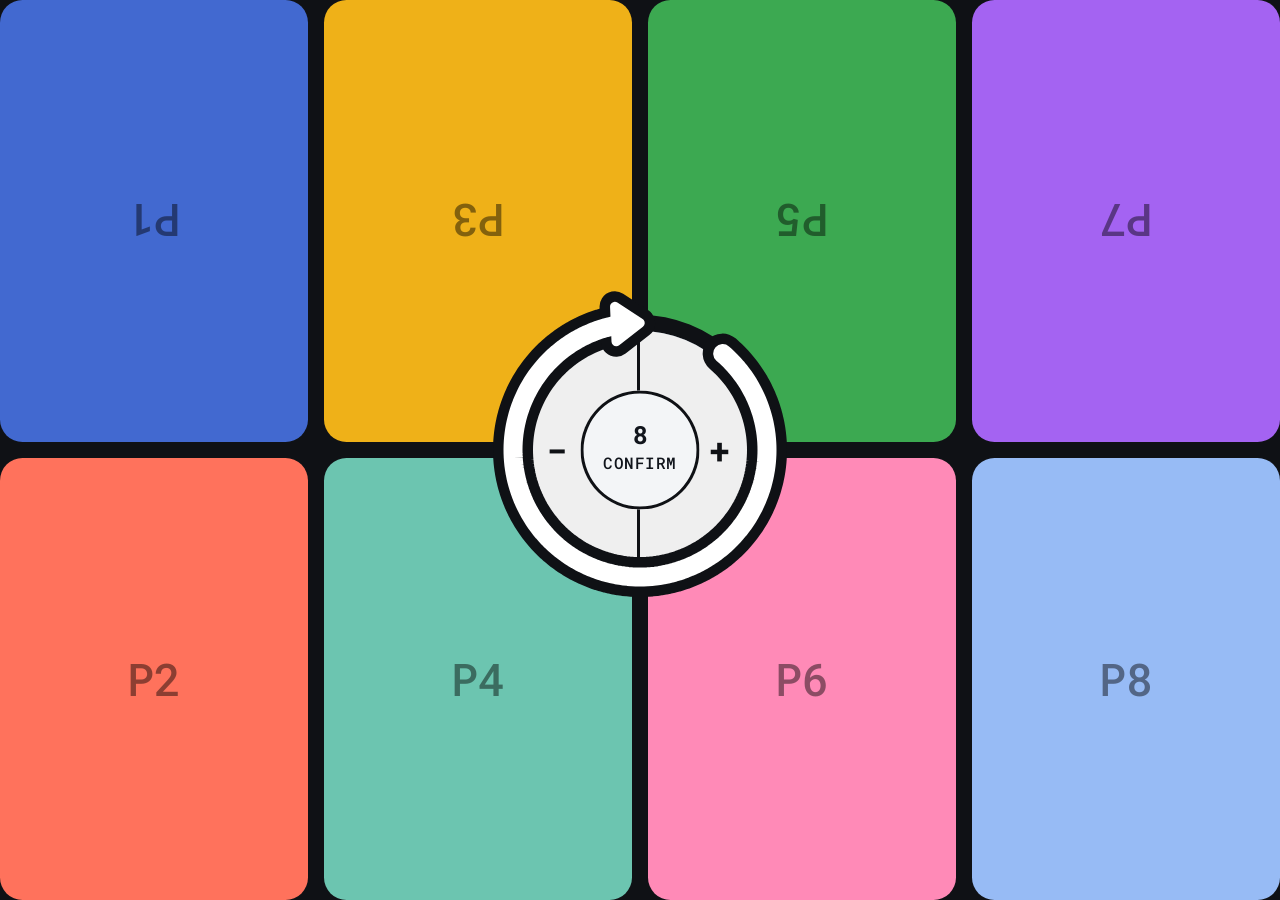
<file: index.html>
<!DOCTYPE html>
<html lang="en">

<head>
    <meta charset="UTF-8">
    <meta name="viewport" content="width=device-width, initial-scale=1.0">
    <title>Drafty - MTG Draft Companion</title>
    <link rel="stylesheet" href="style.css" />
    <script src="script.js" type="module"></script>
    <script src="lib/track-animate.js" defer></script>
    <!-- Installable Webapp! -->
    <meta name="mobile-web-app-capable" content="yes">
    <meta name="apple-mobile-web-app-capable" content="yes">
    <meta name="apple-mobile-web-app-status-bar-style" content="black-fullscreen">
    <link rel="manifest" href="site.webmanifest" />
    <!-- FavIcon -->
    <link rel="icon" type="image/png" href="assets/icon/favicon-96x96.png" sizes="96x96" />
    <link rel="icon" type="image/svg+xml" href="assets/icon/favicon.svg" />
    <link rel="shortcut icon" href="assets/icon/favicon.ico" />
    <link rel="apple-touch-icon" sizes="180x180" href="assets/icon/apple-touch-icon.png" />
    <meta name="apple-mobile-web-app-title" content="Drafty" />
    <!-- Google Fonts -->
    <link href="https://fonts.googleapis.com/css2?family=Roboto+Mono:wght@400;500&display=swap" rel="stylesheet">
</head>

<body>
    <main>
        <div class="container">
            <div id="controls-wrapper" class="controls">
                <div id="controls" class="controls__panel">
                    <div id="setup-buttons" class="controls__setup">
                        <button id="remove-player" class="controls__button controls__side controls__side--left" aria-label="Remove player"><span class="controls__side-label">&minus;</span></button>
                        <button id="add-player" class="controls__button controls__side controls__side--right" aria-label="Add player"><span class="controls__side-label">+</span></button>
                    </div>

                    <button id="center-control" class="controls__button controls__center" type="button" aria-live="polite" aria-label="Confirm players">
                        <span id="center-control-content" class="controls__center-content">
                            <span id="center-control-primary" class="controls__center-primary">8</span>
                            <span id="center-control-secondary" class="controls__center-secondary">Confirm</span>
                        </span>
                    </button>
                </div>
            </div>
        </div>
    </main>
</body>

</html>
</file>
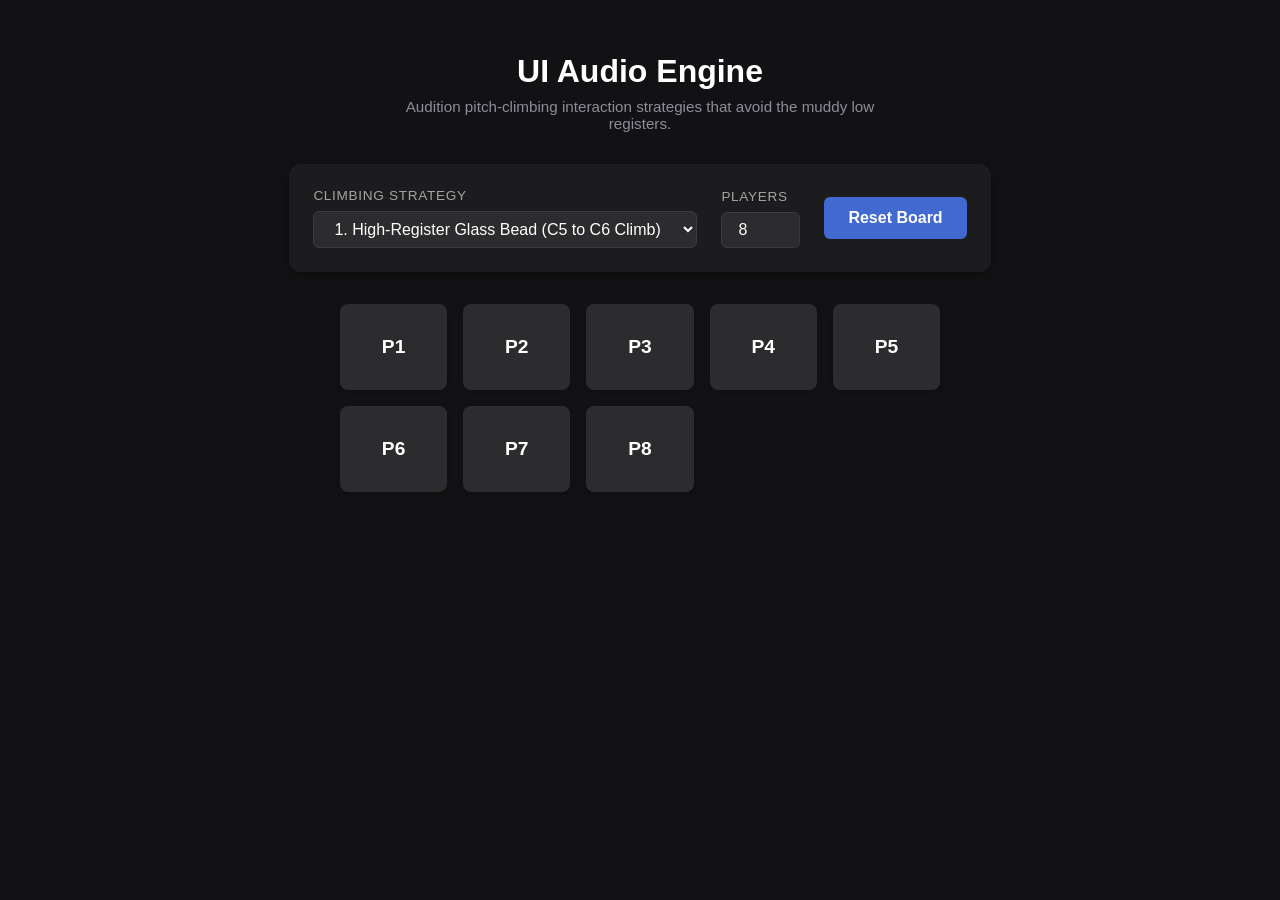
<file: test.html>
<!DOCTYPE html>
<html lang="en">

<head>
    <meta charset="UTF-8">
    <meta name="viewport" content="width=device-width, initial-scale=1.0">
    <title>Climbing UI Audio Studio</title>
    <style>
        body {
            font-family: -apple-system, BlinkMacSystemFont, "Segoe UI", Roboto, sans-serif;
            background-color: #121214;
            color: #e1e1e6;
            display: flex;
            flex-direction: column;
            align-items: center;
            padding: 2rem;
            margin: 0;
        }

        h1 {
            margin-bottom: 0.5rem;
            color: #ffffff;
        }

        .subtitle {
            color: #8d8d99;
            margin-bottom: 2rem;
            text-align: center;
            max-width: 500px;
            font-size: 0.95rem;
        }

        .controls-panel {
            background-color: #1c1c1e;
            padding: 1.5rem;
            border-radius: 12px;
            box-shadow: 0 4px 12px rgba(0, 0, 0, 0.3);
            margin-bottom: 2rem;
            display: flex;
            flex-wrap: wrap;
            gap: 1.5rem;
            align-items: center;
            justify-content: center;
        }

        .control-group {
            display: flex;
            flex-direction: column;
            gap: 0.5rem;
        }

        label {
            font-size: 0.85rem;
            text-transform: uppercase;
            letter-spacing: 0.05em;
            color: #a4a4a4;
        }

        select,
        input {
            background-color: #2c2c2e;
            color: #ffffff;
            border: 1px solid #3a3a3c;
            padding: 0.5rem 1rem;
            border-radius: 6px;
            font-size: 1rem;
            outline: none;
        }

        select:focus,
        input:focus {
            border-color: #4269D0;
        }

        .grid-container {
            display: grid;
            grid-template-columns: repeat(auto-fit, minmax(100px, 1fr));
            gap: 1rem;
            width: 100%;
            max-width: 600px;
            margin-bottom: 1.5rem;
        }

        .player-tile {
            background-color: #2c2c2e;
            color: #ffffff;
            border: none;
            padding: 2rem 1rem;
            font-size: 1.2rem;
            font-weight: bold;
            border-radius: 8px;
            cursor: pointer;
            transition: all 0.1s ease;
            user-select: none;
            box-shadow: 0 2px 6px rgba(0, 0, 0, 0.2);
        }

        .player-tile:active {
            transform: scale(0.95);
        }

        .player-tile.is-active {
            background-color: var(--player-color, #4269D0);
            box-shadow: 0 0 12px var(--player-color, #4269D0);
        }

        .reset-btn {
            background-color: #4269D0;
            color: white;
            border: none;
            padding: 0.75rem 1.5rem;
            font-size: 1rem;
            font-weight: bold;
            border-radius: 6px;
            cursor: pointer;
            transition: background-color 0.2s;
        }

        .reset-btn:hover {
            background-color: #3353a8;
        }
    </style>
</head>

<body>

    <h1>UI Audio Engine</h1>
    <div class="subtitle">Audition pitch-climbing interaction strategies that avoid the muddy low registers.</div>

    <div class="controls-panel">
        <div class="control-group">
            <label for="strategy-select">Climbing Strategy</label>
            <select id="strategy-select">
                <option value="highglass">1. High-Register Glass Bead (C5 to C6 Climb)</option>
                <option value="climbingwood">2. Pentatonic Wood Block (Mid-range Warmth)</option>
                <option value="harmonic">3. Pristine Harmonic Shimmer (Light & Fast)</option>
            </select>
        </div>

        <div class="control-group">
            <label for="player-count">Players</label>
            <input type="number" id="player-count" min="2" max="10" value="8">
        </div>

        <button class="reset-btn" id="reset-btn">Reset Board</button>
    </div>

    <div class="grid-container" id="grid-container"></div>

    <script>
        let audioCtx = null;
        const QUAD_FREQS = [523, 659, 784, 1047];

        function getAudioContext() {
            const AudioContextClass = window.AudioContext || window.webkitAudioContext;
            if (!audioCtx) audioCtx = new AudioContextClass();
            if (audioCtx.state === 'suspended') void audioCtx.resume();
            return audioCtx;
        }

        // --- REPLICA: YOUR FINISH QUAD ---
        function playRoundSinePad() {
            const ctx = getAudioContext();
            const now = ctx.currentTime;

            QUAD_FREQS.forEach((freq, i) => {
                const startTime = now + (i * 0.1);
                const osc = ctx.createOscillator();
                const gainNode = ctx.createGain();

                osc.type = 'sine';
                osc.frequency.setValueAtTime(freq, startTime);
                gainNode.gain.setValueAtTime(0, startTime);
                gainNode.gain.linearRampToValueAtTime(0.36, startTime + 0.01);
                gainNode.gain.exponentialRampToValueAtTime(0.0001, startTime + 0.45);

                osc.connect(gainNode);
                gainNode.connect(ctx.destination);
                osc.start(startTime);
                osc.stop(startTime + 0.5);
            });
        }

        // Helper function to safely round MIDI pitches to the clean white keys of C-Major
        function quantizeToCMajor(midiNote) {
            const noteInOctave = midiNote % 12;
            // Shifting sharps/flats up by 1 semitone locks them into C Major
            if ([1, 3, 6, 8, 10].includes(noteInOctave)) {
                return midiNote + 1;
            }
            return midiNote;
        }

        // --- STRATEGY 1: HIGH-REGISTER GLASS BEAD ---
        function playHighGlassClimb(index, total) {
            const ctx = getAudioContext();
            const now = ctx.currentTime;

            // Climbs from C5 (523Hz) up to C6 (1047Hz)
            const floorMidi = 72;
            const ceilingMidi = 84;

            const steps = Math.max(1, total - 1);
            const exactMidi = floorMidi + ((ceilingMidi - floorMidi) * (index / steps));
            const targetMidi = quantizeToCMajor(Math.round(exactMidi));
            const fundamental = 440 * Math.pow(2, (targetMidi - 69) / 12);

            const components = [
                { freq: fundamental, vol: 0.14, decay: 0.08 },
                { freq: fundamental * 2.00, vol: 0.08, decay: 0.04 },
                { freq: fundamental * 3.00, vol: 0.04, decay: 0.02 }
            ];

            components.forEach(comp => {
                const osc = ctx.createOscillator(); const gain = ctx.createGain();
                osc.type = 'sine'; osc.frequency.setValueAtTime(comp.freq, now);
                gain.gain.setValueAtTime(0, now);
                gain.gain.linearRampToValueAtTime(comp.vol, now + 0.001);
                gain.gain.exponentialRampToValueAtTime(0.0001, now + comp.decay);
                osc.connect(gain); gain.connect(ctx.destination);
                osc.start(now); osc.stop(now + comp.decay + 0.02);
            });
        }

        // --- STRATEGY 2: PENTATONIC WOOD BLOCK ---
        function playClimbingWoodBlock(index, total) {
            const ctx = getAudioContext();
            const now = ctx.currentTime;

            // Climbs in a very warm, soulful mid-register register: E4 (329Hz) to E5 (659Hz)
            const floorMidi = 64;
            const ceilingMidi = 76;

            const steps = Math.max(1, total - 1);
            const exactMidi = floorMidi + ((ceilingMidi - floorMidi) * (index / steps));
            const targetMidi = quantizeToCMajor(Math.round(exactMidi));
            const fundamental = 440 * Math.pow(2, (targetMidi - 69) / 12);

            const filter = ctx.createBiquadFilter();
            filter.type = 'lowpass';
            filter.frequency.setValueAtTime(1400, now);
            filter.frequency.exponentialRampToValueAtTime(250, now + 0.06);
            filter.connect(ctx.destination);

            const components = [
                { freq: fundamental, type: 'triangle', vol: 0.18, decay: 0.14 },
                { freq: fundamental * 1.5, type: 'sine', vol: 0.06, decay: 0.07 }
            ];

            components.forEach(comp => {
                const osc = ctx.createOscillator(); const gain = ctx.createGain();
                osc.type = comp.type;
                osc.frequency.setValueAtTime(comp.freq, now);
                osc.frequency.exponentialRampToValueAtTime(comp.freq * 0.97, now + 0.02); // Organic micro deflection

                gain.gain.setValueAtTime(0, now);
                gain.gain.linearRampToValueAtTime(comp.vol, now + 0.003);
                gain.gain.exponentialRampToValueAtTime(0.0001, now + comp.decay);

                osc.connect(gain); gain.connect(filter);
                osc.start(now); osc.stop(now + comp.decay + 0.02);
            });
        }

        // --- STRATEGY 3: PRISTINE HARMONIC SHIMMER ---
        function playHarmonicShimmer(index, total) {
            const ctx = getAudioContext();
            const now = ctx.currentTime;

            // Uses clean, elevated frequencies (G5 to G6) that function as an intense musical suspension
            // designed to click cleanly over the background audio and snap shut into the quad.
            const floorMidi = 79;
            const ceilingMidi = 91;

            const steps = Math.max(1, total - 1);
            const exactMidi = floorMidi + ((ceilingMidi - floorMidi) * (index / steps));
            const targetMidi = quantizeToCMajor(Math.round(exactMidi));
            const fundamental = 440 * Math.pow(2, (targetMidi - 69) / 12);

            const osc = ctx.createOscillator(); const gain = ctx.createGain();
            osc.type = 'sine';
            osc.frequency.setValueAtTime(fundamental, now);

            // Shimmer uses an ultra-snappy envelope that feels perfectly tactile under the finger
            gain.gain.setValueAtTime(0, now);
            gain.gain.linearRampToValueAtTime(0.12, now + 0.001);
            gain.gain.exponentialRampToValueAtTime(0.0001, now + 0.07);

            osc.connect(gain); gain.connect(ctx.destination);
            osc.start(now); osc.stop(now + 0.09);
        }

        // ---------------------------------------------------------------------------
        // UI Handling
        // ---------------------------------------------------------------------------
        const COLORS = ['#4269D0', '#FF725C', '#EFB118', '#6CC5B0', '#3CA951', '#FF8AB7', '#A463F2', '#97BBF5'];
        let readySet = new Set();

        const grid = document.getElementById('grid-container');
        const countInput = document.getElementById('player-count');
        const stratSelect = document.getElementById('strategy-select');
        const resetBtn = document.getElementById('reset-btn');

        function build() {
            grid.innerHTML = '';
            readySet.clear();
            const total = parseInt(countInput.value, 10) || 8;

            for (let i = 0; i < total; i++) {
                const btn = document.createElement('button');
                btn.className = 'player-tile';
                btn.textContent = `P${i + 1}`;
                btn.style.setProperty('--player-color', COLORS[i % COLORS.length]);
                btn.dataset.index = i;

                btn.addEventListener('pointerdown', (e) => {
                    e.preventDefault();
                    const index = parseInt(btn.dataset.index, 10);

                    if (!readySet.has(index)) {
                        readySet.add(index);
                        btn.classList.add('is-active');
                        btn.textContent = 'READY';

                        const strat = stratSelect.value;
                        const currentProgressIndex = readySet.size - 1;

                        if (strat === 'highglass') playHighGlassClimb(currentProgressIndex, total);
                        if (strat === 'climbingwood') playClimbingWoodBlock(currentProgressIndex, total);
                        if (strat === 'harmonic') playHarmonicShimmer(currentProgressIndex, total);

                        if (readySet.size >= total) {
                            setTimeout(() => {
                                playRoundSinePad();
                            }, 250);
                        }
                    } else {
                        readySet.delete(index);
                        btn.classList.remove('is-active');
                        btn.textContent = `P${index + 1}`;
                    }
                });
                grid.appendChild(btn);
            }
        }

        countInput.addEventListener('change', build);
        resetBtn.addEventListener('click', build);
        build();
    </script>
</body>

</html>
</file>
<file: style.css>
/* 
Josh W Comeau CSS Reset 
*/

/* 1. Use a more-intuitive box-sizing model */
*,
*::before,
*::after {
  box-sizing: border-box;
}

/* 2. Remove default margin */
*:not(dialog) {
  margin: 0;
}

/* 3. Enable keyword animations */
@media (prefers-reduced-motion: no-preference) {
  html {
    interpolate-size: allow-keywords;
  }
}

body {
  /* 4. Increase line-height */
  line-height: 1.5;
  /* 5. Improve text rendering */
  -webkit-font-smoothing: antialiased;
}

/* 6. Improve media defaults */
img,
picture,
video,
canvas,
svg {
  display: block;
  max-width: 100%;
}

/* 7. Inherit fonts for form controls */
input,
button,
textarea,
select {
  font: inherit;
}

/* 8. Avoid text overflows */
p,
h1,
h2,
h3,
h4,
h5,
h6 {
  overflow-wrap: break-word;
}

/* 9. Improve line wrapping */
p {
  text-wrap: pretty;
}

h1,
h2,
h3,
h4,
h5,
h6 {
  text-wrap: balance;
}

/*
  10. Create a root stacking context
*/
#root,
#__next {
  isolation: isolate;
}

/*
My styles
*/

:root {
  --color-bg: #0f1115;
  --color-controls-bg: #45515f;
  --color-text-strong: #f3f5f7;
  --color-center-control-bg: #f3f5f7;
  --color-center-control-text: #11151c;
  --grid-gap: clamp(0.5rem, 2vmin, 1rem);
  --player-radius: clamp(0.75rem, 2.5vmin, 1.5rem);
  --player-font-size: clamp(1rem, 5vmin, 4rem);
  --controls-size: clamp(168px, 30vmin, 320px);
  --border-stroke-width: clamp(8px, calc(var(--controls-size) * 0.07), 21px);
  --border-gap: clamp(72px, 10vmin, 160px);
  --border-arrow-size: clamp(14px, calc(var(--controls-size) * 0.13), 39px);
  --button-hover-brightness: 1.1;
  --button-active-brightness: 0.9;
}

button {
  appearance: none;
  -webkit-appearance: none;
  border-radius: 0;
  color: inherit;
  -webkit-tap-highlight-color: transparent;
}

.container {
  font-family: 'Roboto Mono', 'Courier New', Courier, monospace;
  position: relative;
  display: grid;
  gap: var(--grid-gap);
  width: 100%;
  height: 100dvh;
  background-color: var(--color-bg);
  overflow: hidden;
}

.player {
  background-color: var(--player-color);
  display: flex;
  align-items: center;
  justify-content: center;
  border: none;
  border-radius: var(--player-radius);
  cursor: pointer;
  font-size: var(--player-font-size);
  font-weight: 500;
}

.player:disabled {
  color: rgb(0 0 0 / 0.45);
  cursor: default;
}

/* Dark tinted active state instead of pure black. */
.player--active {
  background-color: color-mix(in srgb, var(--player-color) 20%, var(--color-bg));
  filter: none;
}

/* DONE text stays legible against the darkened active tile. */
.player--active .player-label {
  color: var(--color-text-strong);
  font-weight: 500;
}

.player:hover {
  filter: brightness(var(--button-hover-brightness));
}

.player:disabled:hover,
.player:disabled:active {
  filter: none;
}

.player:active {
  filter: brightness(var(--button-active-brightness));
}

.rotate-90 {
  transform: rotate(90deg);
}

.rotate-180 {
  transform: rotate(180deg);
}

.rotate-270 {
  transform: rotate(270deg);
}

.controls {
  position: absolute;
  top: 50%;
  left: 50%;
  z-index: 10;
  width: var(--controls-size);
  height: var(--controls-size);
  transform: translate(-50%, -50%);
  background-color: var(--color-controls-bg);
  border: var(--grid-gap) solid var(--color-bg);
  border-radius: 200%;
  font-weight: 700;
}

.controls__panel,
.controls__setup {
  position: absolute;
  inset: 0;
}

.controls__panel {
  overflow: hidden;
  border-radius: inherit;
  background-color: inherit;
}

.controls>svg {
  z-index: 2;
}

.controls__button {
  border: none;
  outline: none;
  display: flex;
  align-items: center;
  justify-content: center;
  cursor: pointer;
  line-height: 1;
  transition: filter 120ms ease;
}

.controls__button:hover {
  filter: brightness(var(--button-hover-brightness));
}

.controls__button:active {
  filter: brightness(var(--button-active-brightness));
}

.controls__button:disabled {
  cursor: default;
  opacity: 1;
}

.controls__button:disabled:hover,
.controls__button:disabled:active {
  filter: none;
}

.controls__side {
  position: absolute;
  top: -8%;
  width: 58%;
  height: 116%;
  padding: 0;
  color: var(--color-bg);
  font-size: clamp(1.2rem, 4vmin, 2.5rem);
}

.controls__side--left {
  left: -8%;
  border-right: 3px solid var(--color-bg);
}

.controls__side--right {
  right: -8%;
}

.controls__side-label {
  display: block;
}

.controls__side--left .controls__side-label {
  transform: translateX(-50%);
}

.controls__side--right .controls__side-label {
  transform: translateX(50%);
}

.controls__center {
  position: absolute;
  top: 50%;
  left: 50%;
  z-index: 1;
  width: 50%;
  height: 50%;
  transform: translate(-50%, -50%);
  border-radius: 50%;
  background-color: var(--color-center-control-bg);
  box-shadow: inset 0 0 0 3px var(--color-bg);
  color: var(--color-center-control-text);
  padding: clamp(0.2rem, 0.8vmin, 0.4rem);
  text-align: center;
}

.controls__center.is-full {
  width: 100%;
  height: 100%;
  border-radius: inherit;
}

.controls__center-content {
  display: flex;
  width: 72%;
  max-width: 72%;
  flex-direction: column;
  align-items: center;
  justify-content: center;
  gap: clamp(0.25rem, 0.7vmin, 0.5rem);
  transform: translateY(-8%);
}

.controls__center-primary,
.controls__center-secondary {
  max-width: 100%;
  white-space: nowrap;
}

.controls__center-primary {
  font-size: clamp(1rem, 2.8vmin, 2rem);
  font-weight: 700;
  line-height: 1.05;
}

.controls__center-secondary {
  font-size: clamp(0.7rem, 1.8vmin, 1.1rem);
  font-weight: 500;
  letter-spacing: 0.03em;
  text-transform: uppercase;
}

.controls__center.wrap-secondary .controls__center-secondary {
  max-width: 78%;
  white-space: pre-line;
  line-height: 1.15;
  text-wrap: balance;
}

.controls__center.is-full .controls__center-primary {
  white-space: pre-line;
  text-wrap: balance;
}

@media (orientation: portrait) {
  .controls {
    transform: translate(-50%, -50%) rotate(90deg);
  }
}
</file>
